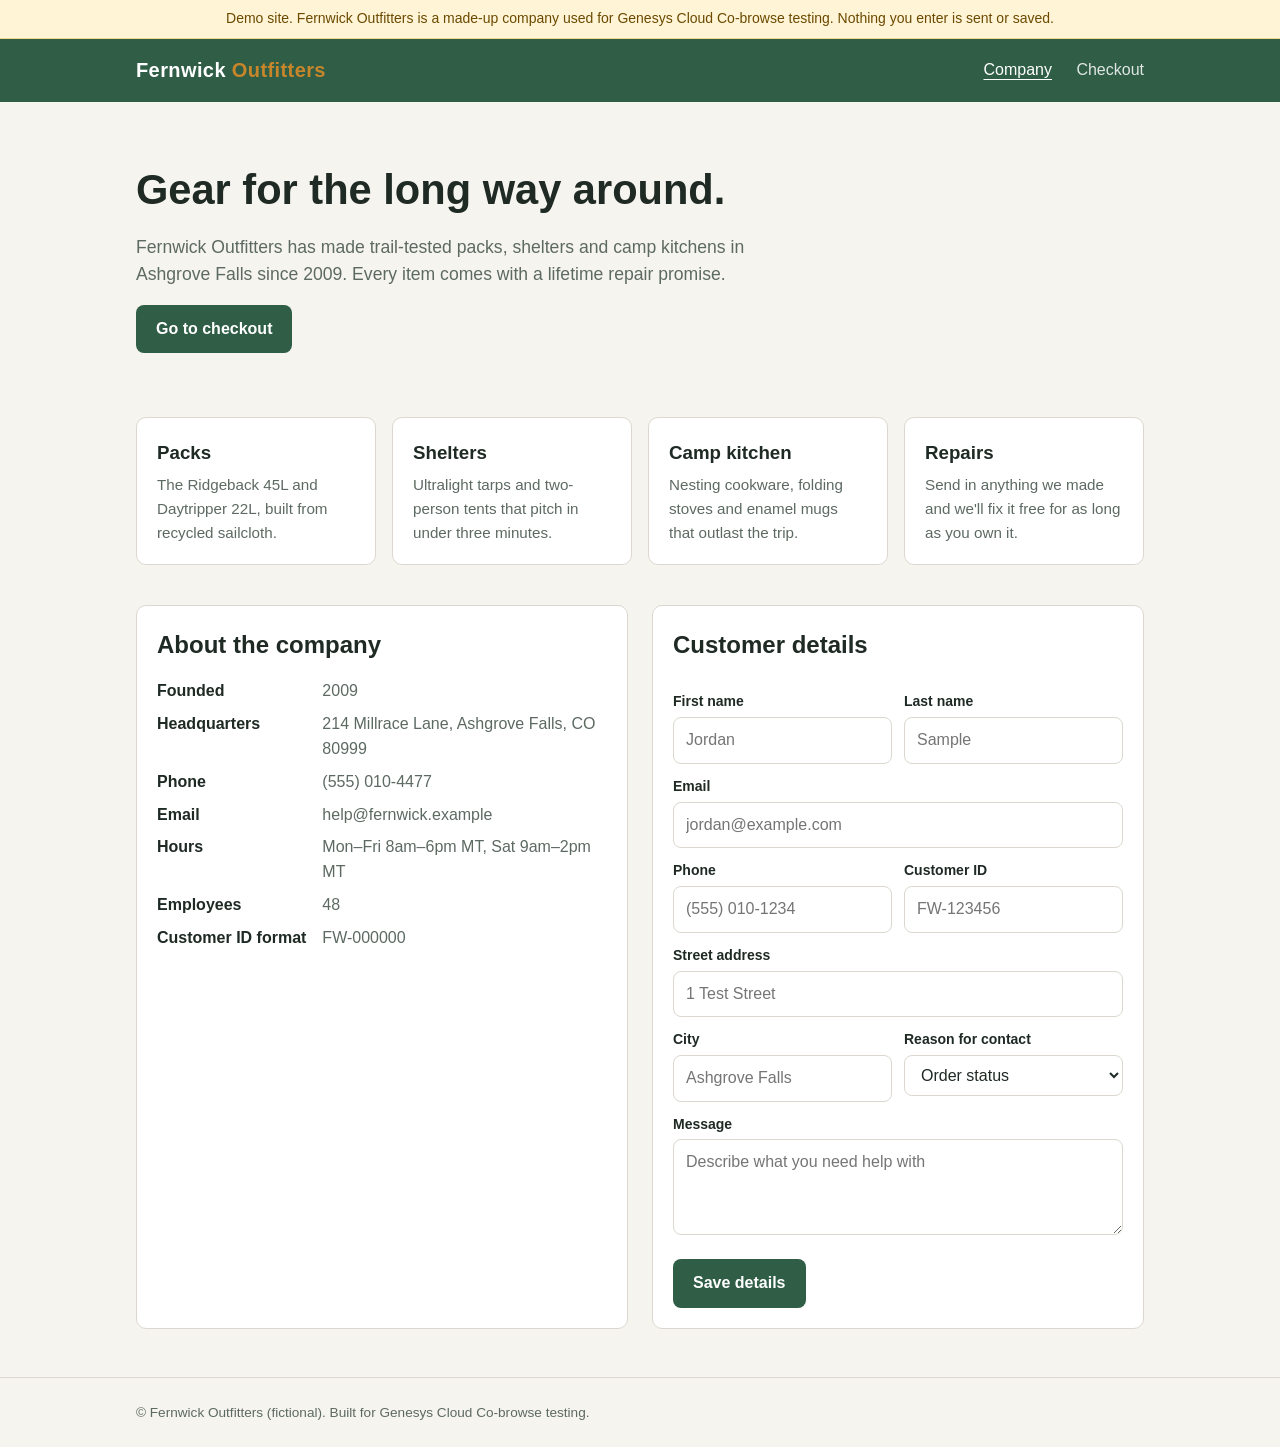
<file: index.html>
<!doctype html>
<html lang="en">
<head>
  <meta charset="utf-8">
  <meta name="viewport" content="width=device-width, initial-scale=1">
  <title>Fernwick Outfitters — Home</title>
  <link rel="stylesheet" href="css/styles.css?v=4">
  <script src="js/genesys.js?v=4"></script>
  <script src="js/disclaimer.js?v=4"></script>
</head>
<body>
  <div class="demo-banner">Demo site. Fernwick Outfitters is a made-up company used for Genesys Cloud Co-browse testing. Nothing you enter is sent or saved.</div>

  <header class="site">
    <div class="wrap">
      <a class="logo" href="index.html">Fernwick<span>&nbsp;Outfitters</span></a>
      <nav>
        <a href="index.html" class="active">Company</a>
        <a href="payment.html">Checkout</a>
      </nav>
    </div>
  </header>

  <main class="wrap">
    <section class="hero">
      <h1>Gear for the long way around.</h1>
      <p>Fernwick Outfitters has made trail-tested packs, shelters and camp kitchens in Ashgrove Falls since 2009. Every item comes with a lifetime repair promise.</p>
      <a class="btn" href="payment.html">Go to checkout</a>
    </section>

    <section class="grid">
      <div class="card">
        <h3>Packs</h3>
        <p>The Ridgeback 45L and Daytripper 22L, built from recycled sailcloth.</p>
      </div>
      <div class="card">
        <h3>Shelters</h3>
        <p>Ultralight tarps and two-person tents that pitch in under three minutes.</p>
      </div>
      <div class="card">
        <h3>Camp kitchen</h3>
        <p>Nesting cookware, folding stoves and enamel mugs that outlast the trip.</p>
      </div>
      <div class="card">
        <h3>Repairs</h3>
        <p>Send in anything we made and we'll fix it free for as long as you own it.</p>
      </div>
    </section>

    <section class="two-col">
      <div class="card">
        <h2>About the company</h2>
        <dl class="facts">
          <dt>Founded</dt><dd>2009</dd>
          <dt>Headquarters</dt><dd>214 Millrace Lane, Ashgrove Falls, CO 80999</dd>
          <dt>Phone</dt><dd>(555) 010-4477</dd>
          <dt>Email</dt><dd>help@fernwick.example</dd>
          <dt>Hours</dt><dd>Mon–Fri 8am–6pm MT, Sat 9am–2pm MT</dd>
          <dt>Employees</dt><dd>48</dd>
          <dt>Customer ID format</dt><dd>FW-000000</dd>
        </dl>
      </div>

      <div class="card">
        <h2>Customer details</h2>
        <form id="profile-form" autocomplete="off">
          <div class="row">
            <div>
              <label for="first-name">First name</label>
              <input id="first-name" name="first-name" type="text" placeholder="Jordan">
            </div>
            <div>
              <label for="last-name">Last name</label>
              <input id="last-name" name="last-name" type="text" placeholder="Sample">
            </div>
          </div>

          <label for="email">Email</label>
          <input id="email" name="email" type="email" class="cobrowse-masked" placeholder="jordan@example.com">

          <div class="row">
            <div>
              <label for="phone">Phone</label>
              <input id="phone" name="phone" type="tel" placeholder="(555) 010-1234">
            </div>
            <div>
              <label for="customer-id">Customer ID</label>
              <input id="customer-id" name="customer-id" type="text" placeholder="FW-123456">
            </div>
          </div>

          <label for="address">Street address</label>
          <input id="address" name="address" type="text" placeholder="1 Test Street">

          <div class="row">
            <div>
              <label for="city">City</label>
              <input id="city" name="city" type="text" placeholder="Ashgrove Falls">
            </div>
            <div>
              <label for="topic">Reason for contact</label>
              <select id="topic" name="topic">
                <option>Order status</option>
                <option>Product question</option>
                <option>Repair request</option>
                <option>Billing</option>
              </select>
            </div>
          </div>

          <label for="message">Message</label>
          <textarea id="message" name="message" placeholder="Describe what you need help with"></textarea>

          <button class="btn" type="submit">Save details</button>
          <div class="notice" id="profile-notice">Details saved for this demo. Nothing was sent anywhere.</div>
        </form>
      </div>
    </section>
  </main>

  <footer class="site">
    <div class="wrap">© Fernwick Outfitters (fictional). Built for Genesys Cloud Co-browse testing.</div>
  </footer>

  <script>
    document.getElementById('profile-form').addEventListener('submit', function (e) {
      e.preventDefault();
      document.getElementById('profile-notice').classList.add('show');
    });
  </script>
</body>
</html>
</file>
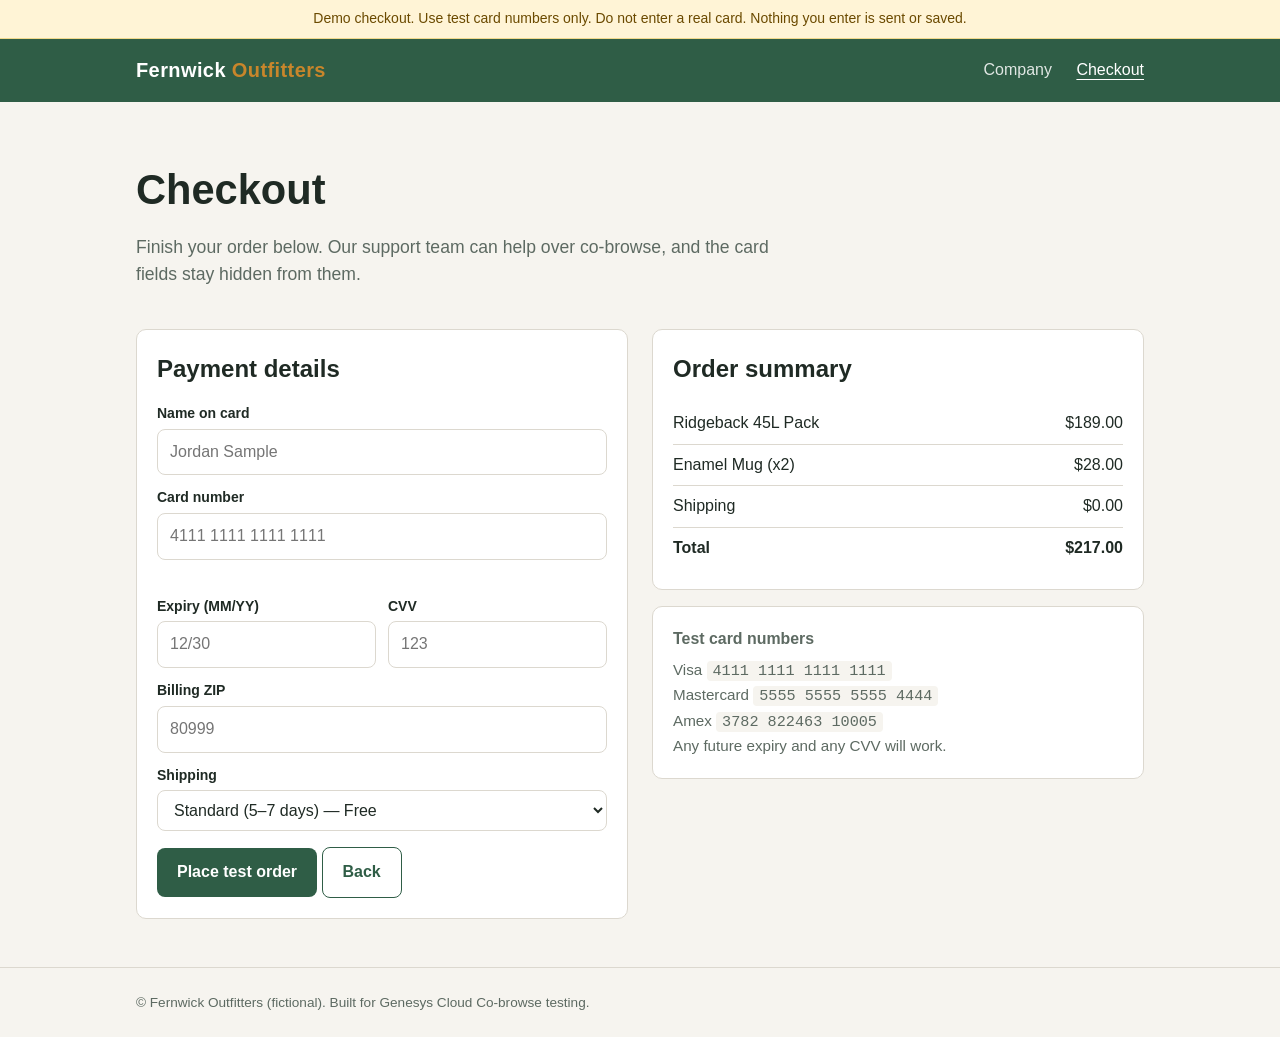
<file: payment.html>
<!doctype html>
<html lang="en">
<head>
  <meta charset="utf-8">
  <meta name="viewport" content="width=device-width, initial-scale=1">
  <title>Fernwick Outfitters — Checkout</title>
  <link rel="stylesheet" href="css/styles.css?v=4">
  <script src="js/genesys.js?v=4"></script>
  <script src="js/disclaimer.js?v=4"></script>
</head>
<body>
  <div class="demo-banner">Demo checkout. Use test card numbers only. Do not enter a real card. Nothing you enter is sent or saved.</div>

  <header class="site">
    <div class="wrap">
      <a class="logo" href="index.html">Fernwick<span>&nbsp;Outfitters</span></a>
      <nav>
        <a href="index.html">Company</a>
        <a href="payment.html" class="active">Checkout</a>
      </nav>
    </div>
  </header>

  <main class="wrap">
    <section class="hero">
      <h1>Checkout</h1>
      <p>Finish your order below. Our support team can help over co-browse, and the card fields stay hidden from them.</p>
    </section>

    <section class="two-col">
      <div class="card">
        <h2>Payment details</h2>
        <!-- No action attribute: the form never leaves the browser. -->
        <form id="payment-form" autocomplete="off" novalidate>
          <label for="cc-name">Name on card</label>
          <input id="cc-name" name="cc-name" type="text" placeholder="Jordan Sample">

          <!-- class="cobrowse-mask" marks the fields to mask in Genesys Co-browse -->
          <label for="cc-number">Card number</label>
          <input id="cc-number" name="cc-number" class="cobrowse-mask" type="text" inputmode="numeric" maxlength="23" placeholder="4111 1111 1111 1111">
          <div class="hint" id="cc-brand">&nbsp;</div>

          <div class="row">
            <div>
              <label for="cc-exp">Expiry (MM/YY)</label>
              <input id="cc-exp" name="cc-exp" class="cobrowse-mask" type="text" inputmode="numeric" maxlength="5" placeholder="12/30">
            </div>
            <div>
              <label for="cc-cvv">CVV</label>
              <input id="cc-cvv" name="cc-cvv" class="cobrowse-mask" type="password" inputmode="numeric" maxlength="4" placeholder="123">
            </div>
          </div>

          <label for="billing-zip">Billing ZIP</label>
          <input id="billing-zip" name="billing-zip" type="text" inputmode="numeric" maxlength="10" placeholder="80999">

          <label for="shipping">Shipping</label>
          <select id="shipping" name="shipping">
            <option value="0">Standard (5–7 days) — Free</option>
            <option value="12">Express (2 days) — $12.00</option>
            <option value="25">Overnight — $25.00</option>
          </select>

          <button class="btn" type="submit">Place test order</button>
          <a class="btn secondary" href="index.html">Back</a>
          <div class="notice" id="payment-notice"></div>
        </form>
      </div>

      <div>
        <div class="card">
          <h2>Order summary</h2>
          <div class="order-line"><span>Ridgeback 45L Pack</span><span>$189.00</span></div>
          <div class="order-line"><span>Enamel Mug (x2)</span><span>$28.00</span></div>
          <div class="order-line"><span>Shipping</span><span id="ship-cost">$0.00</span></div>
          <div class="order-line total"><span>Total</span><span id="total">$217.00</span></div>
        </div>

        <div class="card test-cards" style="margin-top:16px">
          <h3>Test card numbers</h3>
          <p>Visa <code>4111 1111 1111 1111</code></p>
          <p>Mastercard <code>5555 5555 5555 4444</code></p>
          <p>Amex <code>3782 822463 10005</code></p>
          <p>Any future expiry and any CVV will work.</p>
        </div>
      </div>
    </section>
  </main>

  <footer class="site">
    <div class="wrap">© Fernwick Outfitters (fictional). Built for Genesys Cloud Co-browse testing.</div>
  </footer>

  <script src="js/payment.js?v=4"></script>
</body>
</html>
</file>
<file: css/styles.css>
:root {
  --bg: #f6f4ef;
  --surface: #ffffff;
  --ink: #1f2a24;
  --muted: #5d6a62;
  --line: #dcd8cf;
  --brand: #2f5d46;
  --brand-ink: #ffffff;
  --accent: #c8862b;
  --warn-bg: #fff4d6;
  --warn-ink: #6b4a00;
  --ok-bg: #e3f2e8;
  --ok-ink: #1d5233;
  --radius: 10px;
}

* { box-sizing: border-box; }

body {
  margin: 0;
  font-family: -apple-system, BlinkMacSystemFont, "Segoe UI", Roboto, Helvetica, Arial, sans-serif;
  background: var(--bg);
  color: var(--ink);
  line-height: 1.55;
}

.demo-banner {
  background: var(--warn-bg);
  color: var(--warn-ink);
  text-align: center;
  font-size: 0.875rem;
  padding: 8px 16px;
  border-bottom: 1px solid #f0d98c;
}

header.site {
  background: var(--brand);
  color: var(--brand-ink);
}
header.site .wrap {
  display: flex;
  align-items: center;
  justify-content: space-between;
  flex-wrap: wrap;
  gap: 12px;
  padding-top: 16px;
  padding-bottom: 16px;
}
.logo {
  font-weight: 700;
  font-size: 1.25rem;
  letter-spacing: 0.02em;
  color: inherit;
  text-decoration: none;
}
.logo span { color: var(--accent); }
nav a {
  color: var(--brand-ink);
  text-decoration: none;
  margin-left: 20px;
  opacity: 0.85;
}
nav a:first-child { margin-left: 0; }
nav a:hover, nav a.active { opacity: 1; text-decoration: underline; text-underline-offset: 4px; }

.wrap {
  max-width: 1040px;
  margin: 0 auto;
  padding-left: 16px;
  padding-right: 16px;
}

.hero {
  padding: 56px 0 40px;
}
.hero h1 { font-size: clamp(1.8rem, 4vw, 2.6rem); margin: 0 0 12px; }
.hero p { color: var(--muted); max-width: 640px; font-size: 1.1rem; margin: 0; }

.grid {
  display: grid;
  grid-template-columns: repeat(auto-fit, minmax(220px, 1fr));
  gap: 16px;
  margin: 24px 0 40px;
}

.card {
  background: var(--surface);
  border: 1px solid var(--line);
  border-radius: var(--radius);
  padding: 20px;
}
.card h3 { margin: 0 0 6px; }
.card p { margin: 0; color: var(--muted); font-size: 0.95rem; }

.two-col {
  display: grid;
  grid-template-columns: 1fr 1fr;
  gap: 24px;
  margin-bottom: 48px;
}
@media (max-width: 760px) {
  .two-col { grid-template-columns: 1fr; }
}

dl.facts { margin: 0; display: grid; grid-template-columns: auto 1fr; gap: 8px 16px; }
dl.facts dt { font-weight: 600; }
dl.facts dd { margin: 0; color: var(--muted); }

h2 { margin: 0 0 16px; }

form .row { display: grid; grid-template-columns: 1fr 1fr; gap: 12px; }
@media (max-width: 520px) { form .row { grid-template-columns: 1fr; } }

label { display: block; font-size: 0.875rem; font-weight: 600; margin: 12px 0 4px; }

input, select, textarea {
  width: 100%;
  font: inherit;
  padding: 10px 12px;
  border: 1px solid var(--line);
  border-radius: 8px;
  background: #fff;
  color: var(--ink);
}
input:focus, select:focus, textarea:focus {
  outline: 2px solid var(--brand);
  outline-offset: 1px;
  border-color: var(--brand);
}
textarea { min-height: 96px; resize: vertical; }

.btn {
  display: inline-block;
  background: var(--brand);
  color: var(--brand-ink);
  border: 0;
  border-radius: 8px;
  padding: 12px 20px;
  font: inherit;
  font-weight: 600;
  cursor: pointer;
  text-decoration: none;
  margin-top: 16px;
}
.btn:hover { filter: brightness(1.1); }
.btn.secondary { background: transparent; color: var(--brand); border: 1px solid var(--brand); }

.notice {
  display: none;
  margin-top: 16px;
  padding: 12px 14px;
  border-radius: 8px;
  background: var(--ok-bg);
  color: var(--ok-ink);
}
.notice.show { display: block; }

.hint { font-size: 0.8rem; color: var(--muted); margin-top: 4px; }

.order-line { display: flex; justify-content: space-between; padding: 8px 0; border-bottom: 1px solid var(--line); }
.order-line.total { font-weight: 700; border-bottom: 0; }

.test-cards { font-size: 0.85rem; color: var(--muted); }
.test-cards code { background: var(--bg); padding: 1px 6px; border-radius: 4px; }

footer.site {
  border-top: 1px solid var(--line);
  padding: 24px 0;
  color: var(--muted);
  font-size: 0.85rem;
}

/* Set by js/disclaimer.js when the visitor declines the disclaimer */
.messenger-hidden #genesys-messenger { display: none !important; }
</file>
